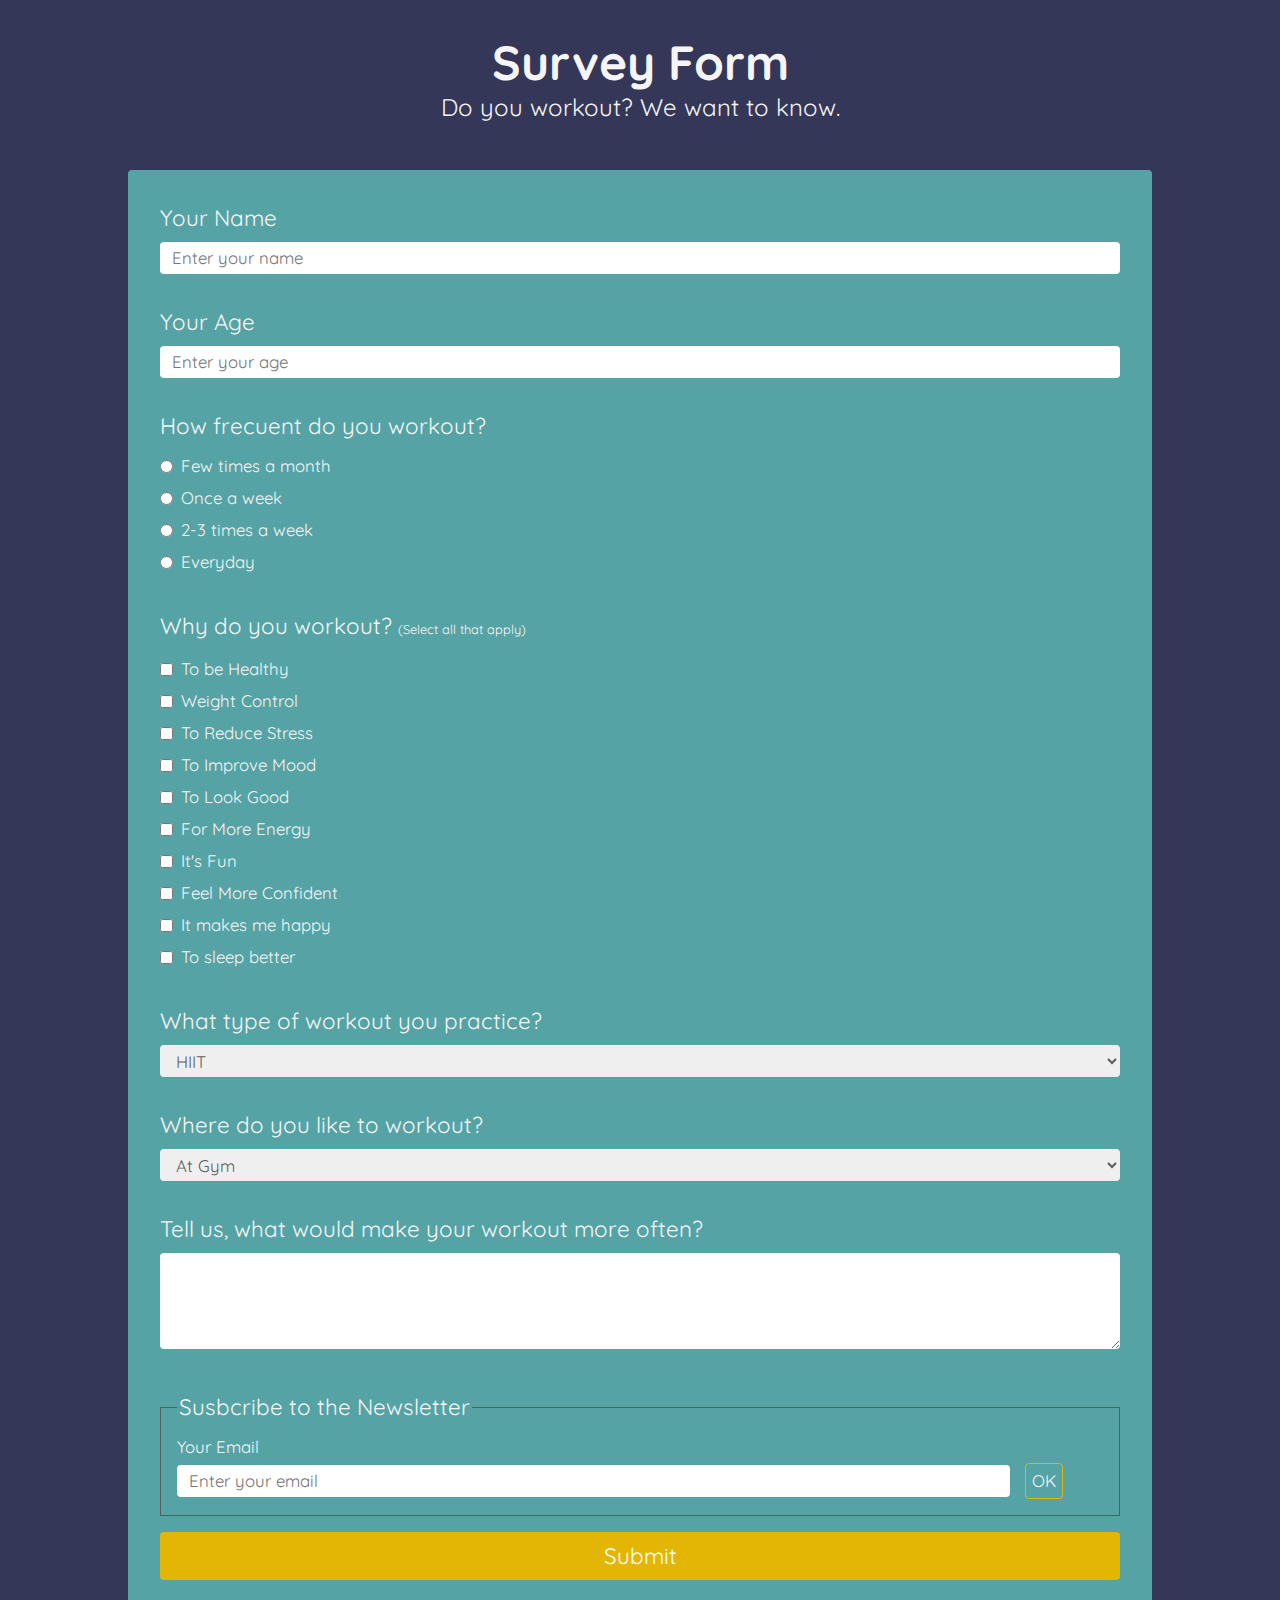
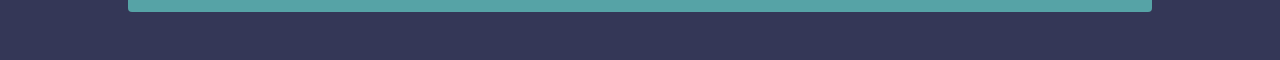
<file: 1-responsive-web-design/1-survey-form/index.html>
<!DOCTYPE html>
<html lang="en">
<head>
    <meta charset="UTF-8">
    <meta http-equiv="X-UA-Compatible" content="IE=edge">
    <meta name="viewport" content="width=device-width, initial-scale=1.0">
    <title>Survey Form</title>
    <link rel="stylesheet" href="style.css">
</head>
<body>
  <main>
    <header>
    <h1 id="title">Survey Form</h1>
    <p id="description">Do you workout? We want to know.</p>
  </header>
  <form id="survey-form" autocomplete="on">
    <!-- Enter name -->
    <div>
      <label id="name-label" for="name" class="tittle-text">Your Name</label>
      <input 
             id="name" 
             type="text" 
             placeholder="Enter your name"
             class="form-control"
             required
             />
    </div>
    <!-- Enter age -->
    <div>
      <label id="number-label" for="number" class="tittle-text" >Your Age</label>
      <input 
             id="number"
             type="number" 
             min="1" 
             max="100"
             class="form-control"
             placeholder="Enter your age"
             required
             />
    </div>
    <!-- Question 1 RADIO BUTTONS-->
    <div>
      <p class="tittle-text">How frecuent do you workout?</p>
      <label>
        <input 
               type="radio" 
               name="Q1" 
               value="zero"
               class="input-radio"
               />
        Few times a month
      </label>
      <label>
        <input 
               type="radio"
               name="Q1"
               value="one"
               class="input-radio"
               />
        Once a week
      </label>
      <label>
        <input 
               type="radio"
               name="Q1"
               value="two"
               class="input-radio"
               />
        2-3 times a week
      </label>
      <label>
        <input
               type="radio"
               name="Q1"
               value="full"
               class="input-radio"
               />
        Everyday
      </label>
    </div>
    <!-- Question 2 CHECKBOX-->
    <div>
      <p class="tittle-text">Why do you workout? <span class="small-text">(Select all that apply)</span></p>
      <label>
        <input
               type="checkbox"
               name="Q2" 
               value="health"
               class="input-checkbox"
               />
        To be Healthy
      </label>
      <label>
        <input
               type="checkbox"
               name="Q2"
               value="weight"
               class="input-checkbox"
               />
        Weight Control
      </label>
      <label>
        <input
               type="checkbox"
               name="Q2"
               value="stress"
               class="input-checkbox"
               />
        To Reduce Stress
      </label>
      <label>
        <input
               type="checkbox"
               name="Q2"
               value="mood"
               class="input-checkbox"
               />
        To Improve Mood
      </label>
      <label>
        <input
               type="checkbox"
               name="Q2"
               value="look"
               class="input-checkbox"
               />
        To Look Good
      </label>
      <label>
        <input 
               type="checkbox" 
               name="Q2" 
               value="energy"
               class="input-checkbox"
               />
       For More Energy
      </label>
      <label>
        <input 
               type="checkbox" 
               name="Q2"
               value="fun"
               class="input-checkbox"
               />
        It's Fun
      </label>
      <label>
        <input
               type="checkbox"
               name="Q2"
               value="confident"
               class="input-checkbox"
               />
        Feel More Confident
      </label>
      <label>
        <input
               type="checkbox" 
               name="Q2" 
               value="happy"
               class="input-checkbox"
               />
        It makes me happy
      </label>
      <label>
        <input
               type="checkbox" 
               name="Q2" 
               value="sleep"
               class="input-checkbox"
               />
        To sleep better
      </label>
    </div>
    <!-- Question 3 DROPDOWN-->
    <div>
      <p class="tittle-text">What type of workout you practice?</p>
      <select id="dropdown" name="typeOfWorkout" class="form-control" required>
        <option value="hiit">HIIT</option>
        <option value="cardio">Cardio</option>
        <option value="weight">Weight Lift</option>
        <option value="yoga">Yoga</option>
        <option value="zumba">Zumba</option>
        <option value="run">Run</option>
        <option value="other">Other</option>
      </select>
    </div>
    <!-- Question 4 DROPDOWN-->
    <div>
      <p class="tittle-text">Where do you like to workout?</p>
      <select id="dropdown" name="placeOfWorkout" class="form-control" required>
        <option value="gym">At Gym</option>
        <option value="home">At Home</option>
        <option value="out">Outdoors</option>
        <option value="other">Other</option>
      </select>
    </div>
    <!-- Question 5 TEXTAREA -->
    <div>
      <p class="tittle-text">Tell us, what would make your workout more often?</p>
      <textarea
                name="comments"
                class="input-textarea"
                placeholder="Enter your comment here..." 
                required
                >
       </textarea>
    </div>
    <!-- Subscribe to newsletter -->
    <fieldset class="input-fieldset">
      <legend class="tittle-text">Susbcribe to the Newsletter</legend>
      <label id="email-label">Your Email</label>
      <input 
             type="email"
             placeholder="Enter your email"
             class="email-style"
             id="email"
             required
             >
      <button type="submit" class="news-btn">OK</button>
    </fieldset>
    <!-- Submit Button -->
    <button id="submit" type="submit" href="#">Submit</button>  
  </form>
  </main>
</body>
</html>
</file>
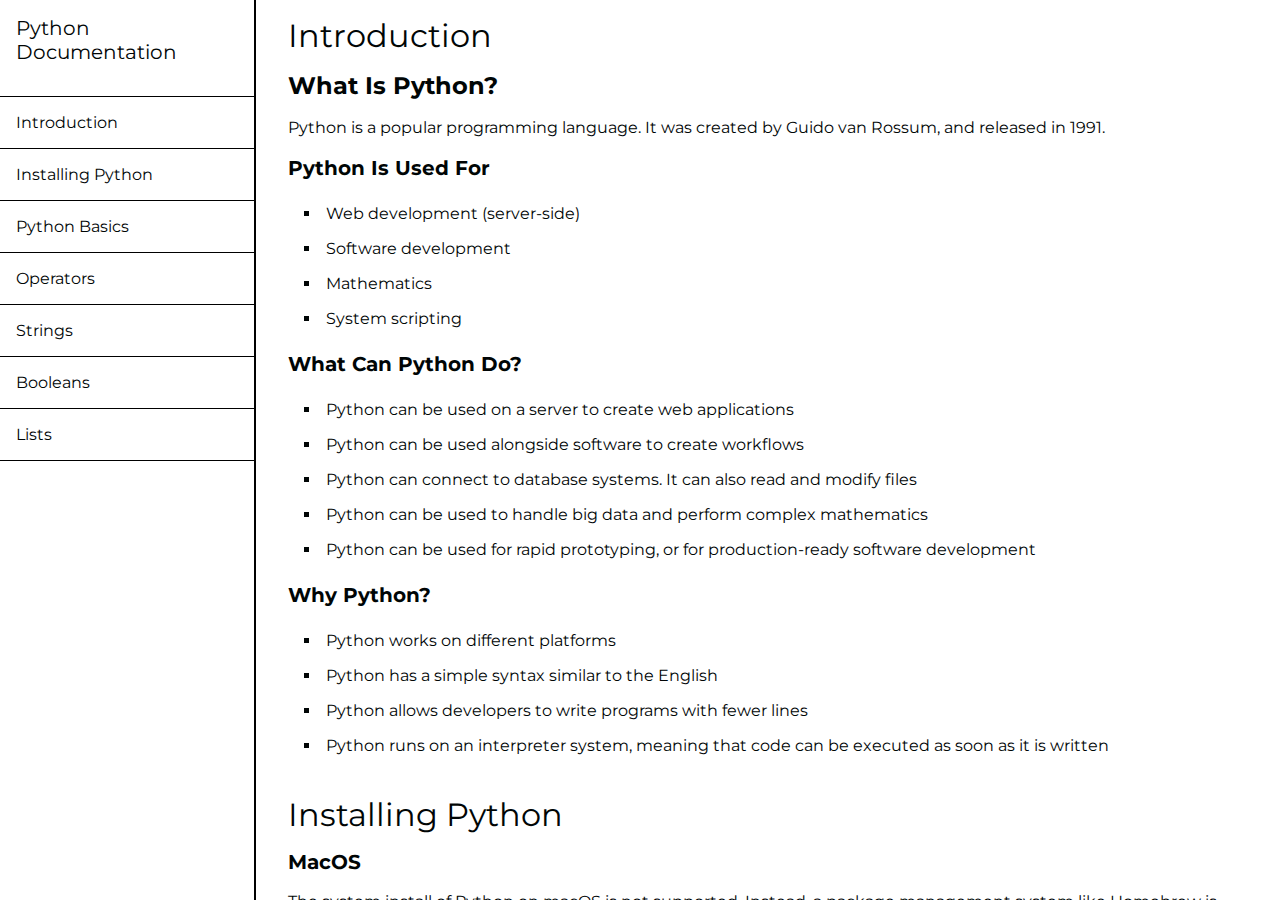
<file: 1-responsive-web-design/3-tec-documentation/index.html>
<!DOCTYPE html>
<html lang="en">
<head>
    <meta charset="UTF-8">
    <meta http-equiv="X-UA-Compatible" content="IE=edge">
    <meta name="viewport" content="width=device-width, initial-scale=1.0">
    <title>Technical Documentation</title>
    <link rel="stylesheet" href="styles.css">
</head>
<body>
    <nav id="navbar">
        <header>python documentation</header>
        <a href="#introduction" class="nav-link">introduction</a>
        <a href="#installing_python" class="nav-link">installing python</a>
        <a href="#python_basics" class="nav-link">python basics</a>
        <a href="#operators" class="nav-link">operators</a>
        <a href="#strings" class="nav-link">strings</a>
        <a href="#booleans" class="nav-link">booleans</a>
        <a href="#lists" class="nav-link">lists</a>
    </nav>
    <main id="main-doc">
        <section class="main-section" id="introduction">
            <header>introduction</header>
            <h2>What is Python?</h2>
            <p>Python is a popular programming language. It was created by Guido van Rossum, and released in 1991.</p>
            <article>
                <h3>python is used for</h3> 
                <ul>
                    <li>Web development (server-side)</li>
                    <li>Software development</li>
                    <li>Mathematics</li>
                    <li>System scripting</li>
                </ul>
            </article>
            <article>
                <h3>What can Python do?</h3>
                <ul>
                    <li>Python can be used on a server to create web applications</li>
                    <li>Python can be used alongside software to create workflows</li>
                    <li>Python can connect to database systems. It can also read and modify files</li>
                    <li>Python can be used to handle big data and perform complex mathematics</li>
                    <li>Python can be used for rapid prototyping, or for production-ready software development</li>
                </ul>
            </article>
            <article>
                <h3>Why Python?</h3>
                <ul>
                    <li>Python works on different platforms</li>
                    <li>Python has a simple syntax similar to the English</li>
                    <li>Python allows developers to write programs with fewer lines</li>
                    <li>Python runs on an interpreter system, meaning that code can be executed as soon as it is written</li>
                </ul>
            </article>
        </section>
        <section class="main-section" id="installing_python">
            <header>installing python</header>
            <article>
                <h3>macOS</h3>
                <p>The system install of Python on macOS is not supported. Instead, a package management system like <a href="https://brew.sh">Homebrew</a> is recommended. To install Python using Homebrew on macOS use <code>brew install python3</code> at the Terminal prompt.</p>
            </article>
            <article>
                <h3>Windows</h3>
                <p>Install <a href="python.org.">Python</a>. You can typically use the Download Python button that appears first on the page to download the latest version.</p>
            </article>
        </section>
        <section class="main-section" id="python_basics">
            <header>python basics</header>
            <article>
                <h3>Python Indentation</h3>
                <p>Python uses indentation to indicate a block of code.</p>
            </article>
            <article>
                <h3>Python Variables</h3>
                <p>Variables are containers for storing data values.</p>
                <p>In Python, variables are created when you assign a value to it</p>
                <code>
                    x = 5 <br>
                    y = "Hello, World!"
                </code>
            </article>
            <article>
                <h3>Comments</h3>
                <p>Comments start with a #</p>  
            </article>
            <article>
                <h3>Built-in Data Types</h3>
                <p>Python has the following data types built-in by default, in these categories:</p> 
                <ul>
                    <li>Text Type: str</li>
                    <li>Numeric Types: int, float, complex</li>
                    <li>Sequence Types: list, tuple, range</li>
                    <li>Mapping Type: dict</li>
                    <li>Set Types: set, frozenset</li>
                    <li>Boolean Type: bool</li>
                    <li>Binary Types: bytes, bytearray, memoryview</li>
                    <li>None Type: NoneType</li>
                </ul>
            </article>
        </section>
        <section class="main-section" id="operators">
            <header>operators</header>
            <p>Operators are used to perform operations on variables and values.</p>
            <div>
                <article>
                    <h3>Python Arithmetic Operators</h3>
                    <p>Arithmetic operators are used with numeric values to perform common mathematical operations</p>
                    <ul>
                        <li>+</li>
                        <li>-</li>
                        <li>*</li>
                        <li>/</li>
                        <li>%</li>
                        <li>**</li>
                        <li>//</li>
                    </ul>
                </article>
                <article>
                    <h3>Python Assignment Operators</h3>
                    <p>Assignment operators are used to assign values to variables</p>
                    <ul>
                        <li>=</li>
                        <li>+=</li>
                        <li>-+</li>
                        <li>*=</li>
                        <li>/=</li>
                        <li>%=</li>
                        <li>//=</li>
                        <li>**=</li>
                        <li>&=</li>
                        <li>|=</li>
                        <li>^=</li>
                        <li>>>=</li>
                        <li><<=</li>
                    </ul>
                </article>
                <article>
                    <h3>Python Comparison Operators</h3>
                    <p>Comparison operators are used to compare two values</p>
                    <ul>
                        <li>==</li>
                        <li>!=</li>
                        <li>></li>
                        <li><</li>
                        <li>>=</li>
                        <li><=</li>
                    </ul>
                </article>
                <article>
                    <h3>Python Logical Operators</h3>
                    <p>Logical operators are used to combine conditional statements</p>
                    <ul>
                        <li>and</li>
                        <li>or</li>
                        <li>not</li>
                    </ul>
                </article>
                <article>
                    <h3>Python Identity Operators</h3>
                    <p>Identity operators are used to compare the objects, not if they are equal, but if they are actually the same object, with the same memory location</p>
                    <ul>
                        <li>is</li>
                        <li>is not</li>
                    </ul>
                </article>
                <article>
                    <h3>Python Membership Operators</h3>
                    <p>Membership operators are used to test if a sequence is presented in an object</p>
                    <ul>
                        <li>in</li>
                        <li>not in</li>
                    </ul>
                </article>
                <article>
                    <h3>Python Bitwise Operators</h3>
                    <p>Bitwise operators are used to compare (binary) numbers</p>
                    <ul>
                        <li>&</li>
                        <li>|</li>
                        <li>^</li>
                        <li>~</li>
                        <li><<</li>
                        <li>>></li>
                    </ul>
                </article>
            </div>
        </section>
        <section class="main-section" id="strings">
            <header>strings</header>
            <p>Strings in python are surrounded by either single quotation marks, or double quotation marks.</p>
            <article>
                <h3>Creating String </h3>
                <p>Assigning a string to a variable is done with the variable name followed by an equal sign and the string</p>
                <code>
                    const string1 = "A string primitive";<br>
                    const string2 = 'Also a string primitive';<br>
                    const string3 = `Yet another string primitive`;
                </code>
            </article>
        </section>
        <section class="main-section" id="booleans">
            <header>booleans</header>
            <p>The Boolean object represents a truth value: true or false.</p>
        </section>
        <section class="main-section" id="lists">
            <header>lists</header>
            <p>Lists are used to store multiple items in a single variable.</p>
            <article>
                <h3>List Creation</h3>
                <p>Lists are created using square brackets</p>
                <p>List items are ordered, changeable, and allow duplicate values.</p>
                <p>List items are indexed, the first item has index [0], the second item has index [1] etc.</p>
                <code>
                    thislist = ["apple", "banana", "cherry"]<br>
                    print(thislist)<br>
                    #outline: ['apple', 'banana', 'cherry']
                </code>
            </article>
            <article>
                <h3>List Length</h3>
                <p>To determine how many items a list has, use the len() function</p>
                <code>
                    thislist = ["apple", "banana", "cherry"]<br>
                    print(len(thislist))<br>
                    #outline: 3
                </code>
            </article>
            <article>
                <h3>Access Items</h3>
                <p>List items are indexed and you can access them by referring to the index number</p>
                <code>
                    # Print the second item of the list:<br>
                    thislist = ["apple", "banana", "cherry"]<br>
                    print(thislist[1])<br>
                    #outline: banana
                </code>
            </article>
            <article>
                <h3>Change Item Value</h3>
                <p>To change the value of a specific item, refer to the index number</p>
                <code>
                    #Change the second item:<br>
                    thislist = ["apple", "banana", "cherry"]<br>
                    thislist[1] = "blackcurrant"<br>
                    print(thislist)<br>
                    #outline: ['apple', 'blackcurrant', 'cherry']
                </code>
            </article>
        </section>
       
    </main>
</body>
</html>
</file>
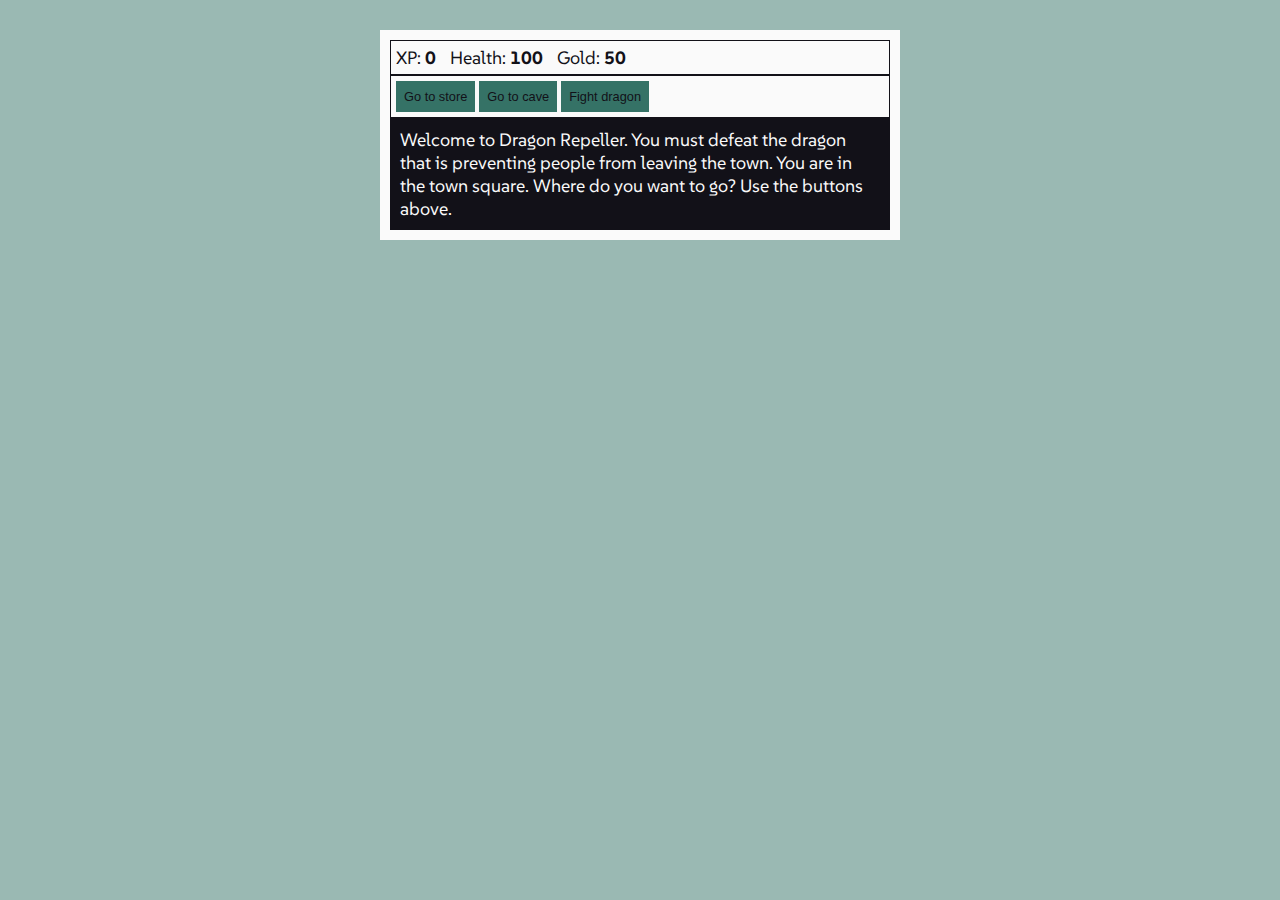
<file: 2-algorithms-data-structures/03-role-playing-game/index.html>
<!DOCTYPE html>
<html lang="en">
<head>
    <meta charset="UTF-8">
    <meta name="viewport" content="width=device-width, initial-scale=1.0">
    <link rel="stylesheet" href="styles.css">
    <title>RPG - Dragon Repeller</title>
</head>
<body>
    <div id="game">
        <div id="stats">
            <span class="stat">
                XP:
                <strong>
                    <span id="xpText">0</span>
                </strong>
            </span>
            <span class="stat">
                Health:
                <strong>
                    <span id="healthText">100</span>
                </strong>
            </span>
            <span class="stat">
                Gold:
                <strong>
                    <span id="goldText">50</span>
                </strong>
            </span>
        </div>
        <div id="controls">
            <button id="button1">Go to store</button>
            <button id="button2">Go to cave</button>
            <button id="button3">Fight dragon</button>
        </div>
        <div id="monsterStats">
            <span class="stat">
                Monster Name:
                <strong>
                    <span id="monsterName"></span>
                </strong>
            </span>
            <span class="stat">
                Health:
                <strong>
                    <span id="monsterHealth"></span>
                </strong>
            </span>
        </div>
        <div id="text">
            Welcome to Dragon Repeller. 
            You must defeat the dragon that is preventing people from leaving the town. 
            You are in the town square. 
            Where do you want to go? Use the buttons above.
        </div>
    </div>
    <script src="script.js"></script>
</body>
</html>
</file>
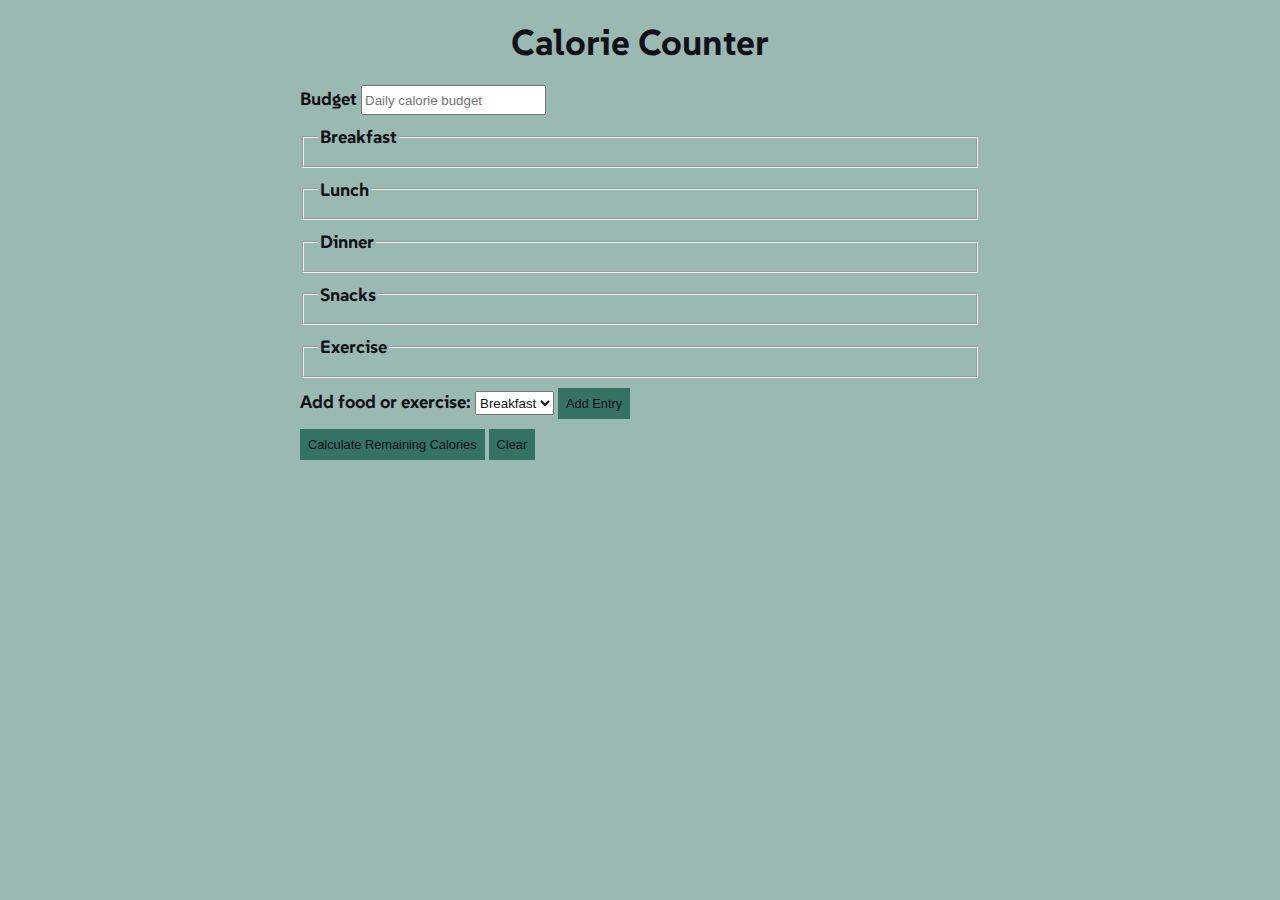
<file: 2-algorithms-data-structures/04-calorie-counter-calculator/index.html>
<!DOCTYPE html>
<html lang="en">
<head>
    <meta charset="UTF-8">
    <meta name="viewport" content="width=device-width, initial-scale=1.0">
    <title>Calorie Counter Calculator</title>
    <link rel="stylesheet" href="styles.css">
</head>
<body>
    <main>
        <h1>Calorie Counter</h1>
        <div class="container">
            <form id="calorie-counter">
                <label for="budget">Budget</label>
                <input 
                    type="number" 
                    id="budget"
                    min="0"
                    placeholder="Daily calorie budget"
                    required
                />
                <fieldset id="breakfast">
                    <legend>Breakfast</legend>
                    <div class="input-container"></div>
                </fieldset>
                <fieldset id="lunch">
                    <legend>Lunch</legend>
                    <div class="input-container"></div>
                </fieldset>
                <fieldset id="dinner">
                    <legend>Dinner</legend>
                    <div class="input-container"></div>
                </fieldset>
                <fieldset id="snacks">
                    <legend>Snacks</legend>
                    <div class="input-container"></div>
                </fieldset>
                <fieldset id="exercise">
                    <legend>Exercise</legend>
                    <div class="input-container"></div>
                </fieldset>
                <div class="controls">
                    <span>
                        <label for="entry-dropdown">
                            Add food or exercise:
                        </label>
                        <select name="options" id="entry-dropdown" >
                            <option value="breakfast" selected>Breakfast</option>
                            <option value="lunch">Lunch</option>
                            <option value="dinner">Dinner</option>
                            <option value="snacks">Snacks</option>
                            <option value="exercise">Exercise</option>
                        </select>
                        <button type="button" id="add-entry">
                            Add Entry
                        </button>
                    </span>
                </div>
                <div>
                    <button type="submit">
                        Calculate Remaining Calories
                    </button>
                    <button type="button" id="clear">Clear</button>
                </div>
            </form>
        </div>
        <div id="output" class="output hide"></div>
    </main>

    <script src="script.js"></script>
</body>
</html>
</file>
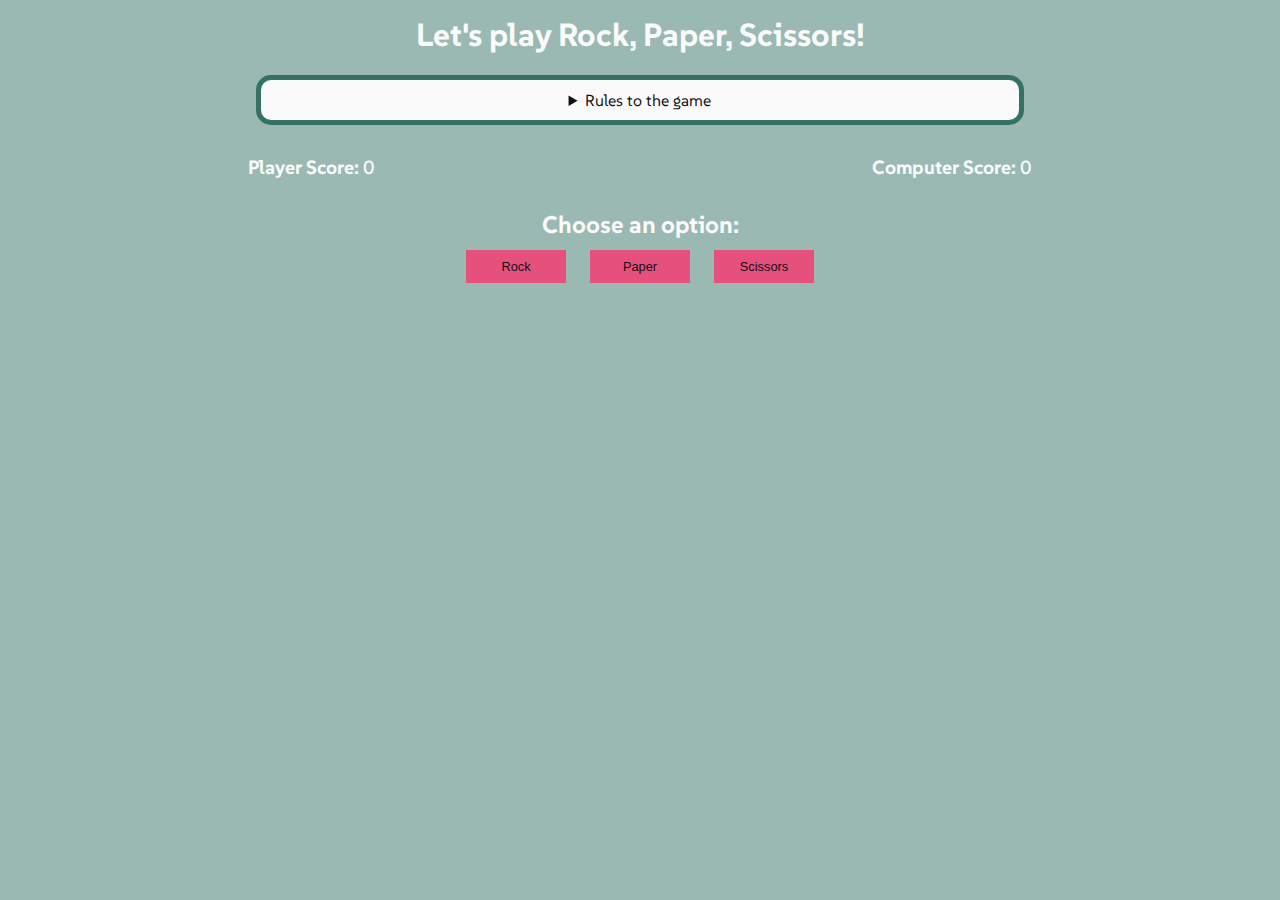
<file: 2-algorithms-data-structures/05-rock-paper-scissors-game/index.html>
<!DOCTYPE html>
<html lang="en">
  <head>
    <meta charset="UTF-8" />
    <meta name="viewport" content="width=device-width, initial-scale=1.0" />
    <title>Rock, Paper, Scissors game</title>
    <link rel="stylesheet" href="./styles.css" />
  </head>
  <body>
    <h1>Let's play Rock, Paper, Scissors!</h1>
    <main>
      <details class="rules-container">
        <summary>Rules to the game</summary>

        <p>You will be playing against the computer.</p>
        <p>You can choose between Rock, Paper, and Scissors.</p>
        <p>The first one to three points wins.</p>

        <p>Here are the rules to getting a point in the game:</p>
        <ul>
          <li>Rock beats Scissors</li>
          <li>Scissors beats Paper</li>
          <li>Paper beats Rock</li>
        </ul>
        <p>
          If the player and computer choose the same option (Ex. Paper and
          Paper), then no one gets the point.
        </p>
      </details>

      <div class="score-container">
        <strong
          >Player Score: <span class="score" id="player-score">0</span></strong
        >
        <strong
          >Computer Score:
          <span class="score" id="computer-score">0</span></strong
        >
      </div>

      <section class="options-container">
        <h2>Choose an option:</h2>
        <div class="btn-container">
          <button id="rock-btn" class="btn">Rock</button>
          <button id="paper-btn" class="btn">Paper</button>
          <button id="scissors-btn" class="btn">Scissors</button>
        </div>
      </section>

      <div class="results-container">
        <p id="results-msg"></p>
        <p id="winner-msg"></p>
        <button class="btn" id="reset-game-btn">Play again?</button>
      </div>
    </main>
    <script src="./script.js"></script>
  </body>
</html>
</file>
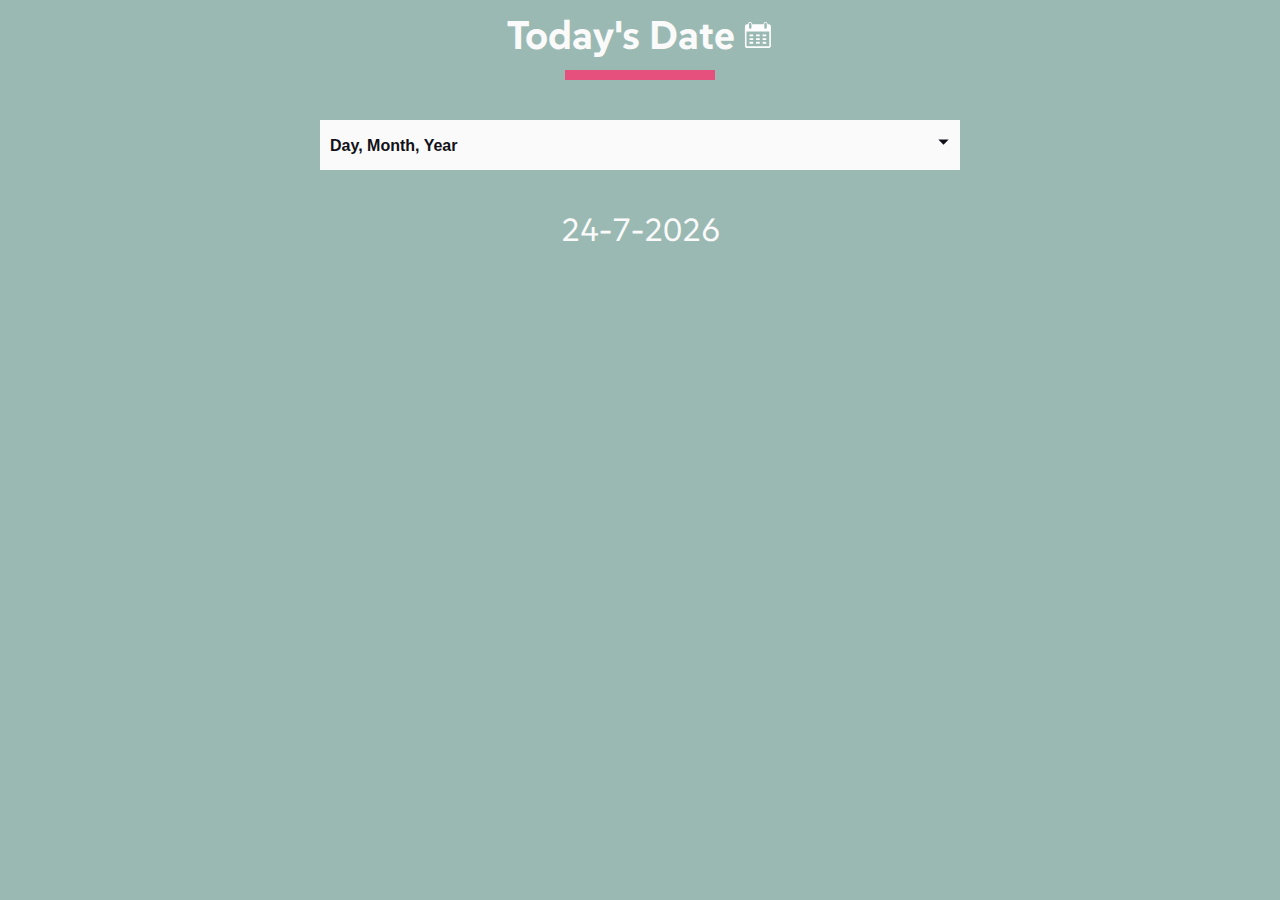
<file: 2-algorithms-data-structures/07-date-formatter/index.html>
<!DOCTYPE html>
<html lang="en">
  <head>
    <meta charset="UTF-8" />
    <meta http-equiv="X-UA-Compatible" content="IE=edge" />
    <meta name="viewport" content="width=device-width, initial-scale=1.0" />
    <title>Date Formatter</title>
    <link rel="stylesheet" href="./style.css" />
  </head>
  <body>
    <main>
      <div class="title-container">
        <h1 class="title">Today's Date</h1>

        <svg
          class="date-svg"
          xmlns="http://www.w3.org/2000/svg"
          version="1.0"
          width="512.000000pt"
          height="512.000000pt"
          viewBox="0 0 512.000000 512.000000"
          preserveAspectRatio="xMidYMid meet"
        >
          <g
            transform="translate(0.000000,512.000000) scale(0.100000,-0.100000)"
            fill="#fff"
            stroke="none"
          >
            <path
              d="M1145 4777 c-71 -24 -120 -54 -164 -102 -59 -64 -83 -124 -89 -216 l-4 -77 -147 -3 c-142 -4 -149 -5 -213 -37 -81 -40 -149 -111 -177 -188 -21 -54 -21 -64 -21 -1789 0 -1725 0 -1735 21 -1789 28 -77 96 -148 177 -188 l67 -33 1950 0 1950 0 67 33 c74 36 133 96 170 170 l23 47 0 1760 0 1760 -23 47 c-37 74 -96 134 -169 170 -63 31 -71 32 -213 36 l-148 4 -4 77 c-8 133 -82 242 -200 297 -54 25 -75 29 -148 29 -94 -1 -151 -20 -220 -75 -75 -59 -130 -181 -130 -287 l0 -43 -954 0 -954 0 -7 74 c-12 137 -89 251 -201 303 -66 30 -179 39 -239 20z m209 -164 c23 -16 52 -49 66 -73 l25 -45 0 -365 0 -365 -28 -47 c-30 -52 -88 -92 -149 -103 -54 -10 -137 17 -175 57 -65 69 -64 60 -61 471 l3 373 27 41 c17 26 45 50 80 68 71 35 151 31 212 -12z m2594 11 c41 -20 59 -37 82 -78 l30 -51 0 -360 c0 -329 -2 -364 -19 -401 -36 -79 -137 -133 -222 -119 -57 10 -125 58 -151 107 -23 42 -23 50 -26 388 -3 377 -1 403 51 465 62 76 162 95 255 49z m537 -2717 l0 -1239 -24 -19 c-23 -19 -67 -19 -1916 -19 -1849 0 -1893 0 -1916 19 l-24 19 -3 1241 -2 1241 1942 -2 1943 -3 0 -1238z"
            />
            <path
              d="M1112 2493 l3 -158 318 -3 317 -2 0 160 0 160 -320 0 -321 0 3 -157z"
            />
            <path
              d="M2230 2490 l0 -160 315 0 315 0 0 160 0 160 -315 0 -315 0 0 -160z"
            />
            <path
              d="M3342 2493 l3 -158 310 0 310 0 3 158 3 157 -316 0 -316 0 3 -157z"
            />
            <path
              d="M1110 1855 l0 -155 320 0 320 0 0 155 0 155 -320 0 -320 0 0 -155z"
            />
            <path
              d="M2230 1855 l0 -155 315 0 315 0 0 155 0 155 -315 0 -315 0 0 -155z"
            />
            <path
              d="M3340 1855 l0 -155 315 0 315 0 0 155 0 155 -315 0 -315 0 0 -155z"
            />
            <path
              d="M1117 1383 c-4 -3 -7 -78 -7 -165 l0 -158 320 0 320 0 0 165 0 165 -313 0 c-173 0 -317 -3 -320 -7z"
            />
            <path
              d="M2230 1225 l0 -165 315 0 315 0 0 165 0 165 -315 0 -315 0 0 -165z"
            />
            <path
              d="M3347 1383 c-4 -3 -7 -78 -7 -165 l0 -158 315 0 315 0 -2 163 -3 162 -306 3 c-168 1 -308 -1 -312 -5z"
            />
          </g>
        </svg>
      </div>
      <div class="divider"></div>

      <div class="dropdown-container">
        <select name="date-options" id="date-options">
          <option value="dd-mm-yyyy">Day, Month, Year</option>
          <option value="yyyy-mm-dd">Year, Month, Day</option>
          <option value="mm-dd-yyyy-h-mm">
            Month, Day, Year, Hours, Minutes
          </option>
        </select>
        <div class="select-icon">
          <svg
            class="icon"
            xmlns="http://www.w3.org/2000/svg"
            width="25"
            height="35"
            viewBox="0 0 24 24"
          >
            <rect x="0" fill="none" width="24" height="24" />

            <g>
              <path d="M7 10l5 5 5-5" />
            </g>
          </svg>
        </div>
      </div>

      <p id="current-date"></p>
    </main>

    <script src="./script.js"></script>
  </body>
</html>
</file>
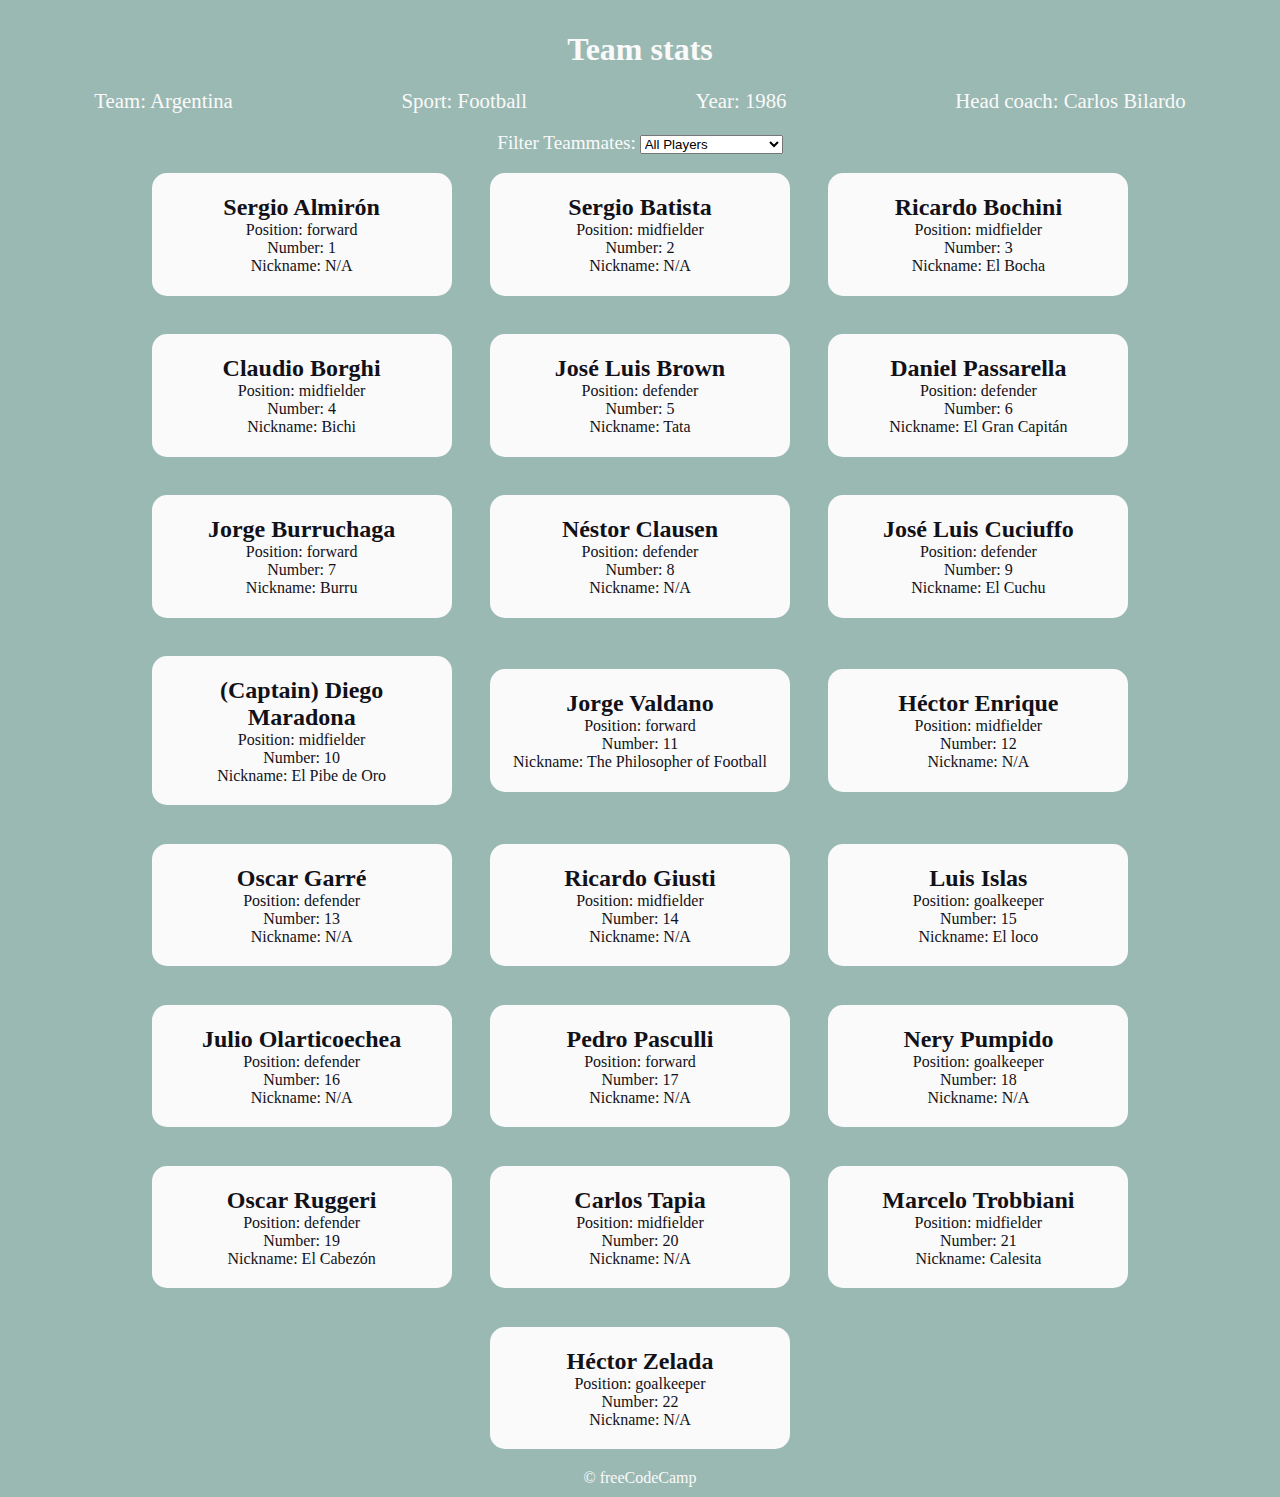
<file: 2-algorithms-data-structures/08-football-team-cards/index.html>
<!DOCTYPE html>
<html lang="en">
  <head>
    <meta charset="UTF-8" />
    <meta http-equiv="X-UA-Compatible" content="IE=edge" />
    <meta name="viewport" content="width=device-width, initial-scale=1.0" />
    <title>
      Learn Modern JavaScript methods by building football team cards
    </title>
    <link rel="stylesheet" href="style.css" />
  </head>
  <body>
    <h1 class="title">Team stats</h1>
    <main>
      <div class="team-stats">
        <p>Team: <span id="team"></span></p>
        <p>Sport: <span id="sport"></span></p>
        <p>Year: <span id="year"></span></p>
        <p>Head coach: <span id="head-coach"></span></p>
      </div>
      <label class="options-label" for="players">Filter Teammates:</label>
      <select name="players" id="players">
        <option value="all">All Players</option>
        <option value="nickname">Nicknames</option>
        <option value="forward">Position Forward</option>
        <option value="midfielder">Position Midfielder</option>
        <option value="defender">Position Defender</option>
        <option value="goalkeeper">Position Goalkeeper</option>
      </select>
      <div class="cards" id="player-cards">
        <div class="player-card">
          <h2>Sergio Almirón</h2>
          <p>Position: forward</p>
          <p>Number: 1</p>
          <p>Nickname: N/A</p>
        </div>
        <div class="player-card">
          <h2>Sergio Batista</h2>
          <p>Position: midfielder</p>
          <p>Number: 2</p>
          <p>Nickname: N/A</p>
        </div>
        <div class="player-card">
          <h2>Ricardo Bochini</h2>
          <p>Position: midfielder</p>
          <p>Number: 3</p>
          <p>Nickname: El Bocha</p>
        </div>
        <div class="player-card">
          <h2>Claudio Borghi</h2>
          <p>Position: midfielder</p>
          <p>Number: 4</p>
          <p>Nickname: Bichi</p>
        </div>
        <div class="player-card">
          <h2>José Luis Brown</h2>
          <p>Position: defender</p>
          <p>Number: 5</p>
          <p>Nickname: Tata</p>
        </div>
        <div class="player-card">
          <h2>Daniel Passarella</h2>
          <p>Position: defender</p>
          <p>Number: 6</p>
          <p>Nickname: El Gran Capitán</p>
        </div>
        <div class="player-card">
          <h2>Jorge Burruchaga</h2>
          <p>Position: forward</p>
          <p>Number: 7</p>
          <p>Nickname: Burru</p>
        </div>
        <div class="player-card">
          <h2>Néstor Clausen</h2>
          <p>Position: defender</p>
          <p>Number: 8</p>
          <p>Nickname: N/A</p>
        </div>
        <div class="player-card">
          <h2>José Luis Cuciuffo</h2>
          <p>Position: defender</p>
          <p>Number: 9</p>
          <p>Nickname: El Cuchu</p>
        </div>
        <div class="player-card">
          <h2>(Captain) Diego Maradona</h2>
          <p>Position: midfielder</p>
          <p>Number: 10</p>
          <p>Nickname: El Pibe de Oro</p>
        </div>
        <div class="player-card">
          <h2>Jorge Valdano</h2>
          <p>Position: forward</p>
          <p>Number: 11</p>
          <p>Nickname: The Philosopher of Football</p>
        </div>
        <div class="player-card">
          <h2>Héctor Enrique</h2>
          <p>Position: midfielder</p>
          <p>Number: 12</p>
          <p>Nickname: N/A</p>
        </div>
        <div class="player-card">
          <h2>Oscar Garré</h2>
          <p>Position: defender</p>
          <p>Number: 13</p>
          <p>Nickname: N/A</p>
        </div>
        <div class="player-card">
          <h2>Ricardo Giusti</h2>
          <p>Position: midfielder</p>
          <p>Number: 14</p>
          <p>Nickname: N/A</p>
        </div>
        <div class="player-card">
          <h2>Luis Islas</h2>
          <p>Position: goalkeeper</p>
          <p>Number: 15</p>
          <p>Nickname: El loco</p>
        </div>
        <div class="player-card">
          <h2>Julio Olarticoechea</h2>
          <p>Position: defender</p>
          <p>Number: 16</p>
          <p>Nickname: N/A</p>
        </div>
        <div class="player-card">
          <h2>Pedro Pasculli</h2>
          <p>Position: forward</p>
          <p>Number: 17</p>
          <p>Nickname: N/A</p>
        </div>
        <div class="player-card">
          <h2>Nery Pumpido</h2>
          <p>Position: goalkeeper</p>
          <p>Number: 18</p>
          <p>Nickname: N/A</p>
        </div>
        <div class="player-card">
          <h2>Oscar Ruggeri</h2>
          <p>Position: defender</p>
          <p>Number: 19</p>
          <p>Nickname: El Cabezón</p>
        </div>
        <div class="player-card">
          <h2>Carlos Tapia</h2>
          <p>Position: midfielder</p>
          <p>Number: 20</p>
          <p>Nickname: N/A</p>
        </div>
        <div class="player-card">
          <h2>Marcelo Trobbiani</h2>
          <p>Position: midfielder</p>
          <p>Number: 21</p>
          <p>Nickname: Calesita</p>
        </div>
        <div class="player-card">
          <h2>Héctor Zelada</h2>
          <p>Position: goalkeeper</p>
          <p>Number: 22</p>
          <p>Nickname: N/A</p>
        </div>
      </div>
    </main>
    <footer>&copy; freeCodeCamp</footer>
    <script src="script.js"></script>
  </body>
</html>
</file>
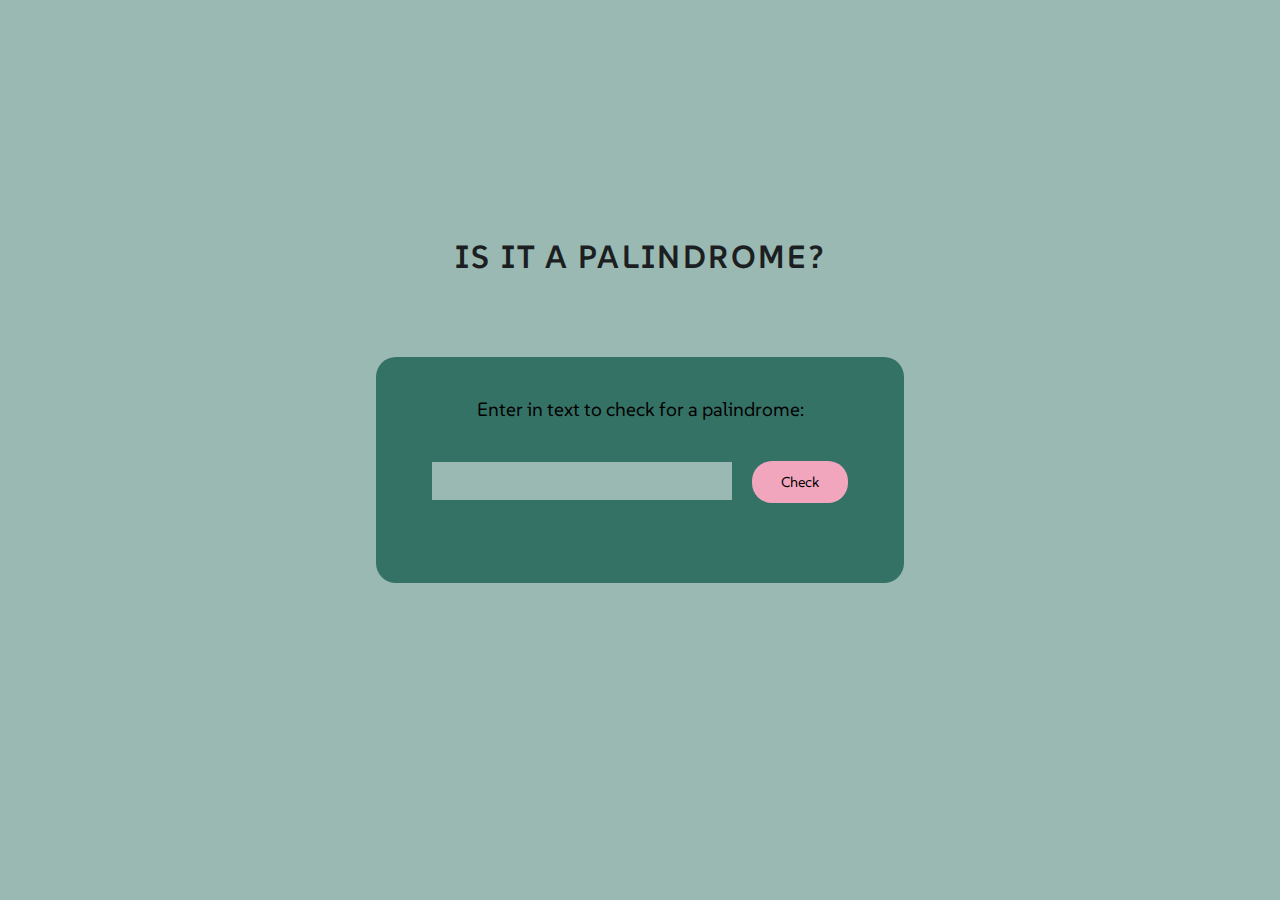
<file: 2-algorithms-data-structures/08-PROJECT-palindrome-checker/index.html>
<!DOCTYPE html>
<html lang="en">
<head>
    <meta charset="UTF-8">
    <meta name="viewport" content="width=device-width, initial-scale=1.0">
    <title>Palindome Checker Project</title>
    <link rel="stylesheet" href="style.css">
</head>
<body>
    <main>
        <h1>Is it a Palindrome?</h1> 
        <div>
            <label for="text-input">Enter in text to check for a palindrome:</label>
            <input type="text" id="text-input">
            <button type="button" id="check-btn">Check</button>
            <span id="result"></span>
        </div>
    </main>
    

    <script src="script.js"></script>
</body>
</html>
</file>
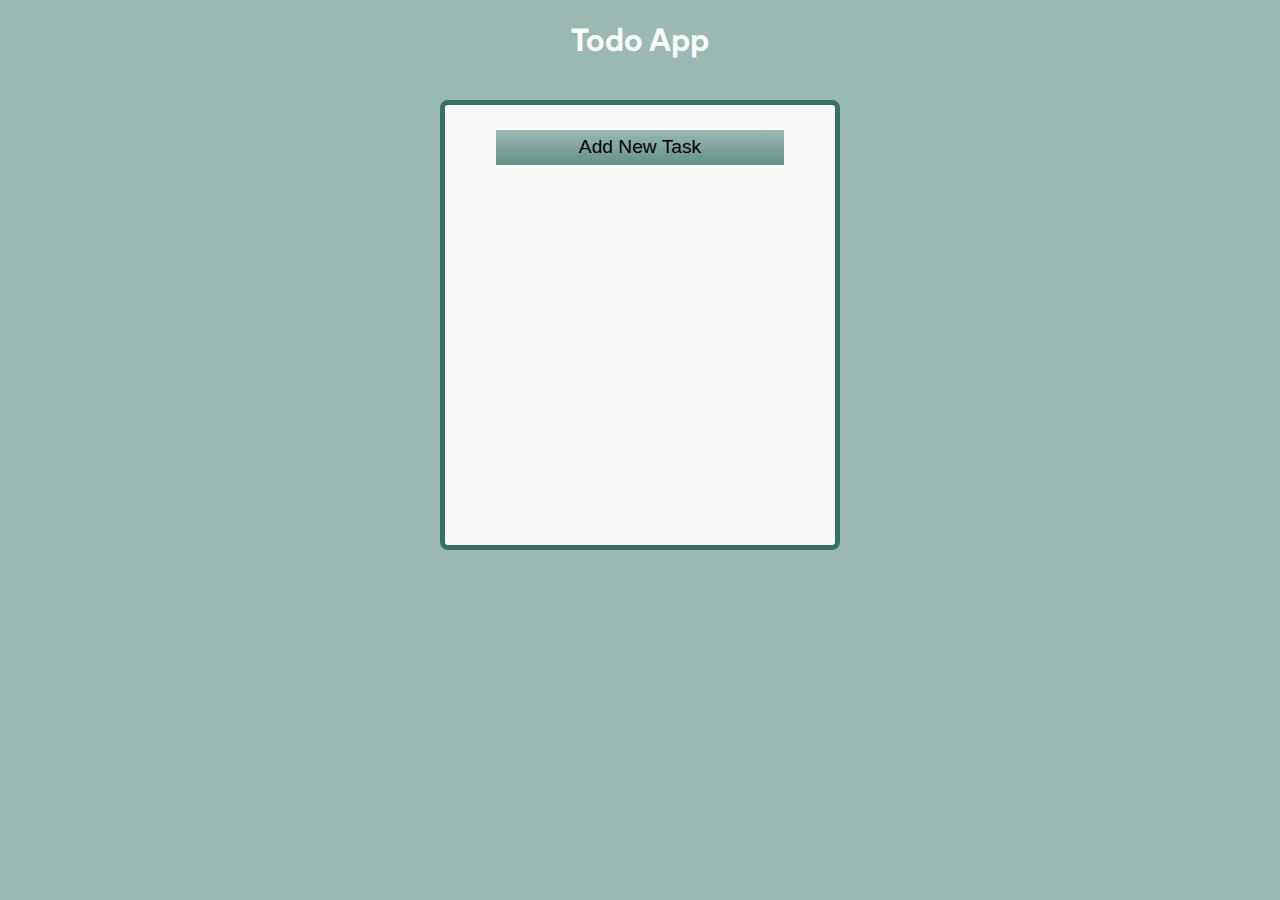
<file: 2-algorithms-data-structures/09-todo-app/index.html>
<!DOCTYPE html>
<html lang="en">

<head>
  <meta charset="UTF-8" />
  <meta http-equiv="X-UA-Compatible" content="IE=edge" />
  <meta name="viewport" content="width=device-width, initial-scale=1.0" />
  <title>Learn localStorage by Building a Todo App</title>
  <link rel="stylesheet" href="styles.css" />
</head>

<body>
  <main>
    <h1>Todo App</h1>
    <div class="todo-app">
      <button id="open-task-form-btn" class="btn large-btn">
        Add New Task
      </button>
      <form class="task-form hidden" id="task-form">
        <div class="task-form-header">
          <button id="close-task-form-btn" class="close-task-form-btn" type="button" aria-label="close">
            <svg class="close-icon" xmlns="http://www.w3.org/2000/svg" viewBox="0 0 48 48" width="48px" height="48px"><path fill="#F44336" d="M21.5 4.5H26.501V43.5H21.5z" transform="rotate(45.001 24 24)" /><path fill="#F44336" d="M21.5 4.5H26.5V43.501H21.5z" transform="rotate(135.008 24 24)" /></svg>
          </button>
        </div>
        <div class="task-form-body">
          <label class="task-form-label" for="title-input">Title</label>
          <input required type="text" class="form-control" id="title-input" value="" />
          <label class="task-form-label" for="date-input">Date</label>
          <input type="date" class="form-control" id="date-input" value="" />
          <label class="task-form-label" for="description-input">Description</label>
          <textarea class="form-control" id="description-input" cols="30" rows="5"></textarea>
        </div>
        <div class="task-form-footer">
          <button id="add-or-update-task-btn" class="btn large-btn" type="submit">
            Add Task
          </button>
        </div>
      </form>
      <dialog id="confirm-close-dialog">
        <form method="dialog">
          <p class="discard-message-text">Discard unsaved changes?</p>
          <div class="confirm-close-dialog-btn-container">
            <button id="cancel-btn" class="btn">
              Cancel
            </button>
            <button id="discard-btn" class="btn">
              Discard
            </button>
          </div>
        </form>
      </dialog>
      <div id="tasks-container"></div>
    </div>
  </main>
  <script src="script.js"></script>
</body>

</html>
</file>
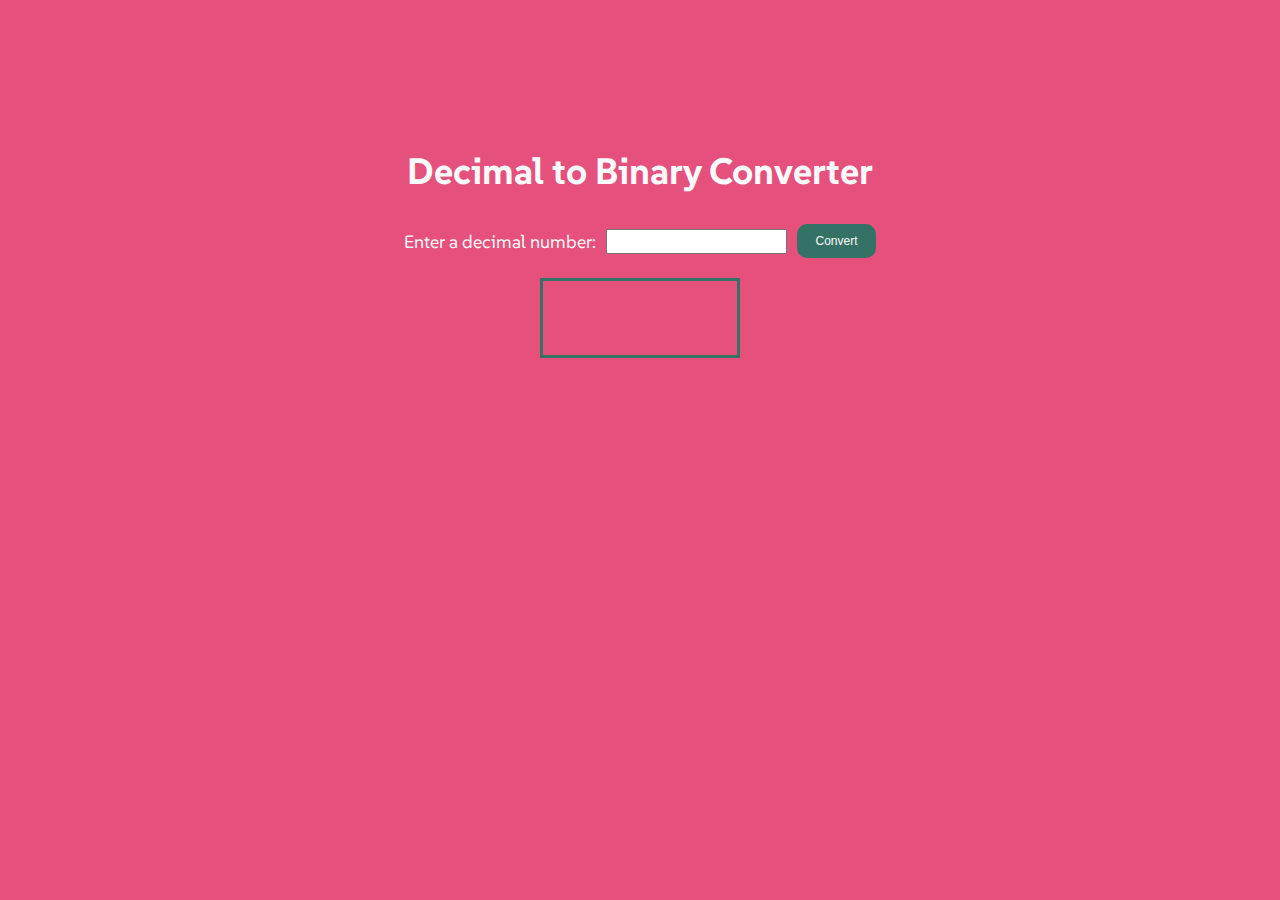
<file: 2-algorithms-data-structures/10-decimal-to-binary/index.html>
<!DOCTYPE html>
<html lang="en">
  <head>
    <meta charset="UTF-8" />
    <meta http-equiv="X-UA-Compatible" content="IE=edge" />
    <meta name="viewport" content="width=device-width, initial-scale=1.0" />
    <title>Decimal to Binary Converter</title>
    <link rel="stylesheet" href="styles.css" />
  </head>
  <body>
    <h1>Decimal to Binary Converter</h1>
    <div class="input-container">
      <label for="number-input">Enter a decimal number:</label>
      <input
        value=""
        type="number"
        name="decimal number input"
        id="number-input"
        class="number-input"
      />
      <button class="convert-btn" id="convert-btn">Convert</button>
    </div>
    <output id="result" for="number-input"></output>
    <div id="animation-container"></div>
    <script src="script.js"></script>
  </body>
</html>
</file>
<file: 1-responsive-web-design/1-survey-form/style.css>
@import url('https://fonts.googleapis.com/css2?family=Quicksand&display=swap');
:root {
  --text-light: #f5f5f5;
  --text-dark: #5C5C5C;
  --bg-primary:  #343757;
  --bg-secundary: #56A3A6;
  --btn: #E3B505;
  --btn-dark: #C8A104;
}

* { 
  margin: 0;
  box-sizing: border-box;
}

body { 
  background-color: var(--bg-primary);
  font-family: 'Quicksand', sans-serif;
  color: var(--text-light);
  font-size: 1rem;
}

/* mobile friendly */
body::before {
  width: 100%;
  height: 100%;
}

div { margin-bottom: 2rem;}

/* Header */
header { text-align: center; }

#title { 
  font-size: 3rem; 
  font-weight: black;
  margin-top: 2rem;
}

#description { font-size: 1.5rem; }

/* Form Layout */
#survey-form {
  background-color: var(--bg-secundary);
  width: 80%;
  margin: 3rem auto;
  padding: 2rem;
  line-height: 2rem;
  border-radius: 0.25rem;
  font-size: 1.05rem;
}

label {
  display: flex;
  align-items: center;
}

input, button, select, textarea {
  margin: 0;
  font-family: inherit;
  font-size: inherit;
  line-height: inherit;
  border: none;
  border-radius: 0.25rem;
}

button { border: none; }

/* Specific Styling */
.tittle-text { 
  font-size: 1.4rem;
  margin-bottom: 0.5rem;
}

.small-text { font-size: 0.8rem}

.form-control {
  display: block;
  width: 100%;
  height: 2rem;
  padding: 0.25rem 0.75rem;
  color: var(--text-dark);
}

.input-radio, .input-checkbox {
  display: inline-block;
  margin-right: 0.5rem;
}

.input-textarea {
  width: 100%;
  resize: vertical;
  padding: 1rem;
  color: var(--text-dark);
}

.input-fieldset {
  border: 1px solid var(--text-dark);
  padding: 0 1rem 1rem;
}

.email-style {
  display: inline-block;
  width: 90%;
  height: 2rem;
  padding: 0.25rem 0.75rem;
  color: var(--text-dark);
}

.news-btn {
  border: var(--btn) 1px solid;
  background: transparent;
  color: var(--text-light);
  margin-left: 1%;
}

.news-btn:hover {
  background: var(--btn);
}
/* Submit Button */
#submit { 
  background-color: var(--btn); 
  color: white;
  font-size: 1.4rem;
  padding: 0.5rem;
  border: none;
  margin-top: 1rem;
  width: 100%;
}

#submit:hover {background-color: var(--btn-dark);}
</file>
<file: 2-algorithms-data-structures/03-role-playing-game/styles.css>
@import url('https://fonts.googleapis.com/css2?family=SUSE:wght@100..800&display=swap');

:root {
    --night: #121118;
    --seasalt: #FAFAFA;
    --ash-gray: #9AB9B3;
    --green: #357266;
    --blush: #E6507C;
}

body {
    background-color: var(--ash-gray);
    font-family: "SUSE", sans-serif;
    font-size: 18px;
}

#text {
    background-color: var(--night);
    color: var(--seasalt);
    padding: 10px;
}

#game {
    max-width: 500px;
    max-height: 400px;
    background-color: var(--seasalt);
    color: var(--seasalt);
    margin: 30px auto;
    padding: 10px;
}

#controls, #stats {
    border: 1px solid var(--night);
    padding: 5px;
    color: var(--night);
}

#monsterStats {
    display: none;
    border: 1px solid var(--night);
    padding: 5px;
    color: var(--seasalt);
    background-color: var(--blush);
}

.stat {
    padding-right: 10px;
}

button {
    cursor: pointer;
    color: var(--night);
    background-color: var(--green);
    border: none;
    padding: 0.5rem;
    font-size: 0.8rem;
}
</file>
<file: 2-algorithms-data-structures/04-calorie-counter-calculator/styles.css>
@import url('https://fonts.googleapis.com/css2?family=SUSE:wght@100..800&display=swap');

:root {
    --night: #121118;
    --seasalt: #FAFAFA;
    --ash-gray: #9AB9B3;
    --green: #357266;
    --blush: #E6507C;
}

body {
    background-color: var(--ash-gray);
    font-family: "SUSE", sans-serif;
    font-size: 18px;
    color: var(--night);
}

h1 { text-align: center; }

.container {
    width: 90%;
    max-width: 680px;
}

h1,
.container,
.output {
    margin: 20px auto;
}

label,
legend {
    font-weight: bold;
}

.input-container {
    display: flex;
    flex-direction: column;
}

button {
    cursor: pointer;
    text-decoration: none;
    background-color: var(--green);
    border: none;
    padding: 0.5rem;
    font-size: 0.8rem;
}

button,
input,
select {
    min-height: 24px;
    color: var(--night);
}

fieldset,
label,
button,
input,
select {
    margin-bottom: 10px;
}

output {
    border: 2px solid var(--seasalt);
    padding: 10px;
    text-align: center;
}

.hide {
    display: none;
}

.output span {
    font-weight: bold;
    font-size: 1.2em;
}

.surplus { color: var(--blush); }

.deficit { color: var(--green); }
</file>
<file: 2-algorithms-data-structures/05-rock-paper-scissors-game/styles.css>
@import url('https://fonts.googleapis.com/css2?family=SUSE:wght@100..800&display=swap');

*,
*::before,
*::after {
  margin: 0;
  padding: 0;
  box-sizing: border-box;
}

:root {
  --night: #121118;
  --seasalt: #FAFAFA;
  --ash-gray: #9AB9B3;
  --green: #357266;
  --blush: #E6507C;
}

body {
  background-color: var(--ash-gray);
  font-family: "SUSE", sans-serif;
  text-align: center;
  color: var(--seasalt);
}

h1 {
  margin: 15px 0 20px;
}

.btn {
  cursor: pointer;
  width: 100px;
  margin: 10px;
  color: var(--night);
  background-color: var(--blush);
  border: var(--blush) 1px solid;
  padding: 0.5rem;
  font-size: 0.8rem;
}

.btn:hover {
  background-color: var(--ash-gray);
  border: var(--blush) 1px solid;
}

.rules-container {
  padding: 10px 0;
  margin: auto;
  border-radius: 15px;
  border: 5px solid var(--green);
  background-color: var(--seasalt);
  color: var(--night);
}

.rules-container ul {
  list-style-type: none;
}

.rules-container p {
  margin: 10px 0;
}

@media (min-width: 760px) {
  .rules-container {
    width: 60%;
  }
}

.score-container {
  display: flex;
  justify-content: space-around;
  margin: 30px 0;
  font-size: 1.2rem;
}

.score {
  font-weight: 500;
}

.results-container {
  font-size: 1.3rem;
  margin: 15px 0;
}

#winner-msg {
  margin-top: 25px;
}

#reset-game-btn {
  display: none;
  margin: 20px auto;
}
</file>
<file: 2-algorithms-data-structures/07-date-formatter/style.css>
@import url('https://fonts.googleapis.com/css2?family=SUSE:wght@100..800&display=swap');

*,
*::before,
*::after {
  margin: 0;
  padding: 0;
  box-sizing: border-box;
}

:root {
  --white: #FAFAFA;
  --blush: #E6507C;
  --ash-gray: #9AB9B3;
  --night: #121118;
}

body {
  color: var(--white);
  background-color: var(--ash-gray);
  font-family: "SUSE", sans-serif;
}

.title-container {
  margin: 10px 0;
  display: flex;
  align-items: center;
  justify-content: center;
  gap: 8px;
}

.title {
  font-size: 2.5rem;
}

.date-svg {
  width: 30px;
  height: 30px;
}

.divider {
  margin: auto;
  width: 150px;
  height: 10px;
  background-color: var(--blush);
}

.dropdown-container {
  width: 50%;
  margin: 40px auto;
  position: relative;
}

select {
  display: block;
  margin: 20px auto 0;
  width: 100%;
  height: 50px;
  font-size: 100%;
  font-weight: bold;
  cursor: pointer;
  background-color: var(--white);
  border: none;
  color: var(--night);
  appearance: none;
  outline: none;
  padding: 10px;
  padding-right: 38px;
  -webkit-appearance: none;
  -moz-appearance: none;
  transition: color 0.3s ease, background-color 0.3s ease,
    border-bottom-color 0.3s ease;  
}

.select-icon {
  position: absolute;
  top: 4px;
  right: 4px;
  width: 30px;
  height: 36px;
  pointer-events: none;
  padding-left: 5px;
  transition: background-color 0.3s ease, border-color 0.3s ease;
}

.select-icon svg.icon {
  transition: fill 0.3s ease;
  fill: var(--night);
}

#current-date {
  font-size: 2rem;
  text-align: center;
}

@media (max-width: 375px) {
  .title {
    font-size: 2rem;
  }

  .dropdown-container {
    width: 80%;
  }

  .date-svg {
    display: none;
  }
}
</file>
<file: 2-algorithms-data-structures/08-football-team-cards/style.css>
@import url('https://fonts.googleapis.com/css2?family=SUSE:wght@100..800&display=swap');

*,
*::before,
*::after {
  box-sizing: border-box;
  margin: 0;
  padding: 0;
}

:root {
  --night: #121118;
  --seasalt: #FAFAFA;
  --ash-gray: #9AB9B3;
  --green: #357266;
}

body {
  background-color: var(--ash-gray);
  color: var(--night);
  text-align: center;
  padding: 10px;
}

.title,
.options-label,
.team-stats,
footer {
  color: var(--seasalt);
}

.title {
  margin: 1.3rem 0;
}

.team-stats {
  display: flex;
  justify-content: space-around;
  flex-wrap: wrap;
  font-size: 1.3rem;
  margin: 1.2rem 0;
}

.options-label {
  font-size: 1.2rem;
}

#players {
  outline: none;
}

.cards {
  display: flex;
  flex-wrap: wrap;
  justify-content: center;
  align-items: center;
}

.player-card {
  background-color: var(--seasalt);
  padding: 1.3rem;
  margin: 1.2rem;
  width: 300px;
  border-radius: 15px;
}

@media (max-width: 768px) {
  .team-stats {
    flex-direction: column;
  }
}
</file>
<file: 2-algorithms-data-structures/08-PROJECT-palindrome-checker/style.css>
@import url('https://fonts.googleapis.com/css2?family=SUSE:wght@100..800&display=swap');

* {
    margin: 0;
    padding: 0;
    box-sizing: border-box;
    font-family: "SUSE", sans-serif;
}

:root {
    --night: #121118;
    --seasalt: #FAFAFA;
    --ash-gray: #9AB9B3;
    --green: #357266;
    --blush: #E6507C;
  }

body { 
    background-color: #9AB9B3;
    font-size: 16px;
    padding: 0 5em;
    min-height: 100vh;
    display: flex;
    flex-direction: column;
    align-items: center;
    justify-content: center;
}

h1 {
    letter-spacing: 0.150rem;
    text-transform: uppercase;
    color: #1c1f21;
    font-weight: 600;
    text-align: center;
}

div {
    background-color: #357266;
    margin: 5rem;
    padding: 2.5rem 3.5rem; 
    border-radius: 20px;
}

label {
    display: block;
    width: 100%;
    margin-bottom: 2.5rem;
    font-size: 1.2rem;
    text-align: center;
}

input[type=text] {
    background-color: #9AB9B3;
    outline: none;
    border: none;
    text-align: center;
    font-size: 1.1rem;
    width: 300px;
    margin-right: 1rem;
    padding: 0.5rem;
  }

#check-btn {
    background-color: #F2A6BD;
    border: none;
    display: inline-block;
    padding: 0.75rem 1.8rem;
    border-radius: 20px;
    font-size: 0.9rem;
}

#check-btn:hover {
    transition: all 0.3s ease-in-out;
    background-color: #E6507C;
}

#result {
    display: block;
    width: 100%;
    text-align: center;
    font-size: 2rem;
    margin-top: 2.5rem;
}
</file>
<file: 2-algorithms-data-structures/09-todo-app/styles.css>
@import url('https://fonts.googleapis.com/css2?family=SUSE:wght@100..800&display=swap');

:root {
    --night: #121118;
    --seasalt: #FAFAFA;
    --ash-gray: #9AB9B3;
    --green: #357266;
    --blush: #E6507C;
  }
  
  *,
  *::before,
  *::after {
    margin: 0;
    padding: 0;
    box-sizing: border-box;
  }
  
  body {
    background-color: var(--ash-gray);
    font-family: "SUSE", sans-serif;
  }
  
  main {
    display: flex;
    flex-direction: column;
    justify-content: center;
    align-items: center;
  }
  
  h1 {
    color: var(--seasalt);
    margin: 20px 0 40px 0;
  }
  
  .todo-app {
    background-color: var(--seasalt);
    width: 300px;
    height: 350px;
    border: 5px solid var(--green);
    border-radius: 8px;
    padding: 15px;
    position: relative;
    display: flex;
    flex-direction: column;
    gap: 10px;
  }
  
  .btn {
    cursor: pointer;
    width: 100px;
    margin: 10px;
    color: var(--dark-grey);
    background-color: var(--green);
    background-image: linear-gradient(var(--ash-gray), #649088);
    border: none;
    padding: 0.4rem;
    font-size: 0.8rem;
  }
  
  .btn:hover {
    background-image: linear-gradient(var(--ash-gray), var(--green));
  }
  
  .large-btn {
    width: 80%;
    font-size: 1.2rem;
    align-self: center;
    justify-self: center;
  }
  
  .close-task-form-btn {
    background: none;
    border: none;
    cursor: pointer;
  }
  
  .close-icon {
    width: 20px;
    height: 20px;
  }
  
  .task-form {
    display: flex;
    position: absolute;
    top: 50%;
    left: 50%;
    transform: translate(-50%, -50%);
    background-color: var(--seasalt);
    border-radius: 5px;
    padding: 15px;
    width: 300px;
    height: 350px;
    flex-direction: column;
    justify-content: space-between;
    overflow: auto;
  }
  
  .task-form-header {
    display: flex;
    justify-content: flex-end;
  }
  
  .task-form-body {
    display: flex;
    flex-direction: column;
    justify-content: space-around;
  }
  
  .task-form-footer {
    display: flex;
    justify-content: center;
  }
  
  .task-form-label,
  #title-input,
  #date-input,
  #description-input {
    display: block;
  }
  
  .task-form-label {
    margin-bottom: 5px;
    font-size: 1.3rem;
    font-weight: bold;
  }
  
  #title-input,
  #date-input,
  #description-input {
    width: 100%;
    margin-bottom: 10px;
    padding: 2px;
  }
  
  #confirm-close-dialog {
    padding: 10px;
    margin: 10px auto;
    border-radius: 15px;
  }
  
  .confirm-close-dialog-btn-container {
    display: flex;
    justify-content: center;
    margin-top: 10px;
  }
  
  .discard-message-text {
    font-weight: bold;
    font-size: 1.5rem;
  }
  
  #tasks-container {
    height: 100%;
    overflow-y: auto;
  }
  
  .task {
    margin: 5px 0;
  }
  
  .hidden {
    display: none;
  }
  
  @media (min-width: 576px) {
    .todo-app,
    .task-form {
      width: 400px;
      height: 450px;
    }
  
    .task-form-label {
      font-size: 1.5rem;
    }
  
    #title-input,
    #date-input {
      height: 2rem;
    }
  
    #title-input,
    #date-input,
    #description-input {
      padding: 5px;
      margin-bottom: 20px;
    }
  }
</file>
<file: 2-algorithms-data-structures/10-decimal-to-binary/styles.css>
@import url('https://fonts.googleapis.com/css2?family=SUSE:wght@100..800&display=swap');

:root {
    --night: #121118;
    --seasalt: #FAFAFA;
    --ash-gray: #9AB9B3;
    --green: #357266;
    --blush: #E6507C;
}

*,
*::before,
*::after {
  box-sizing: border-box;
  margin: 0;
  padding: 0;
}

body {
  background-color: var(--blush);
  font-family: "SUSE", sans-serif;
  font-size: 18px;
  color: var(--seasalt);
  padding: 0 15px;
  display: flex;
  flex-direction: column;
  align-items: center;
  margin-top: 10%;
}

h1 {
  text-align: center;
  font-size: 2.3rem;
  margin: 20px 0;
}

.input-container {
  margin: 10px 0;
  display: flex;
  flex-direction: column;
  gap: 10px;
  justify-content: center;
  align-items: center;
}

.convert-btn {
  background-color: var(--green);
  cursor: pointer;
  border: var(--green) 2px solid;
  padding: 0.5rem 1rem;
  font-size: 0.75rem;
  border-radius: 10px;
  color: var(--seasalt);
}

.convert-btn:hover {
  border: var(--green) 2px solid;
  background-color: var(--blush);
}

.number-input {
  height: 25px;
}

#result {
  margin: 10px 0;
  min-width: 200px;
  width: fit-content;
  min-height: 80px;
  word-break: break-word;
  padding: 15px;
  border: 3px solid var(--green);
  font-size: 2rem;
  text-align: center;
}

@media screen and (min-width: 500px) {
  .input-container {
    flex-direction: row;
  }

  #result {
    max-width: 460px;
  }
}
</file>
<file: 1-responsive-web-design/3-tec-documentation/styles.css>
@import url('https://fonts.googleapis.com/css2?family=Montserrat&display=swap');

/* reset */
* {
  margin: 0;
  padding: 0;
  box-sizing: border-box;
  color: #000505ff;
  border: 0;
	vertical-align: baseline;
  font-family: 'Montserrat', sans-serif;
  width: 100%;
}

/* global */
html, body { height: 100%; }

body {
  display: flex;
  justify-content: space-between;
  overflow: hidden;
}

section { 
  flex: 1 0 auto;
  margin-bottom: 2rem;
}

header, h2, h3 {
  text-transform: capitalize;
  margin-bottom: 1rem;
}

h2 { font-size: 1.5rem; }

h3 { font-size: 1.25rem; }

p { 
  font-size: 1rem; 
  margin: 1rem 0;
  line-height: 1.5;
}

a { 
  color: inherit;
  text-decoration: none;
  text-transform: capitalize;
}

ul {
  padding-left: 1rem;
}

li {
  list-style: square inside;
  padding: 0.5rem 0;
}

code {
  font-family: monospace;
  background-color: bisque;
}

article {
  margin-bottom: 1rem;
}

/* navbar */
#navbar {
  height: 100vh;
  width: 20%;
  border-right: 2px solid black;
  position: sticky;
}

#navbar header { 
  font-size: 1.25rem; 
  padding: 1rem;
}

.nav-link {
  width: 100%;
  display: inline-block;
  border-bottom: 1px solid black;
  padding: 1rem;
} 

#navbar a:first-of-type{
  border-top: 1px solid black;
}

/* MAIN */
#main-doc {
  height: 100vh;
  width: 80%;
  overflow-y: auto;
  padding: 1rem 2rem;
}

.main-section header { font-size: 2rem;}

/* operators section */
#operators div {
  display: flex;
  flex-direction: row;
  flex-wrap: wrap;
}
#operators article {
  width: 50%;
  display: inline-block;
}

@media only screen and (max-width: 950px) {
  #navbar {
   display: none;
  }
}
</file>
